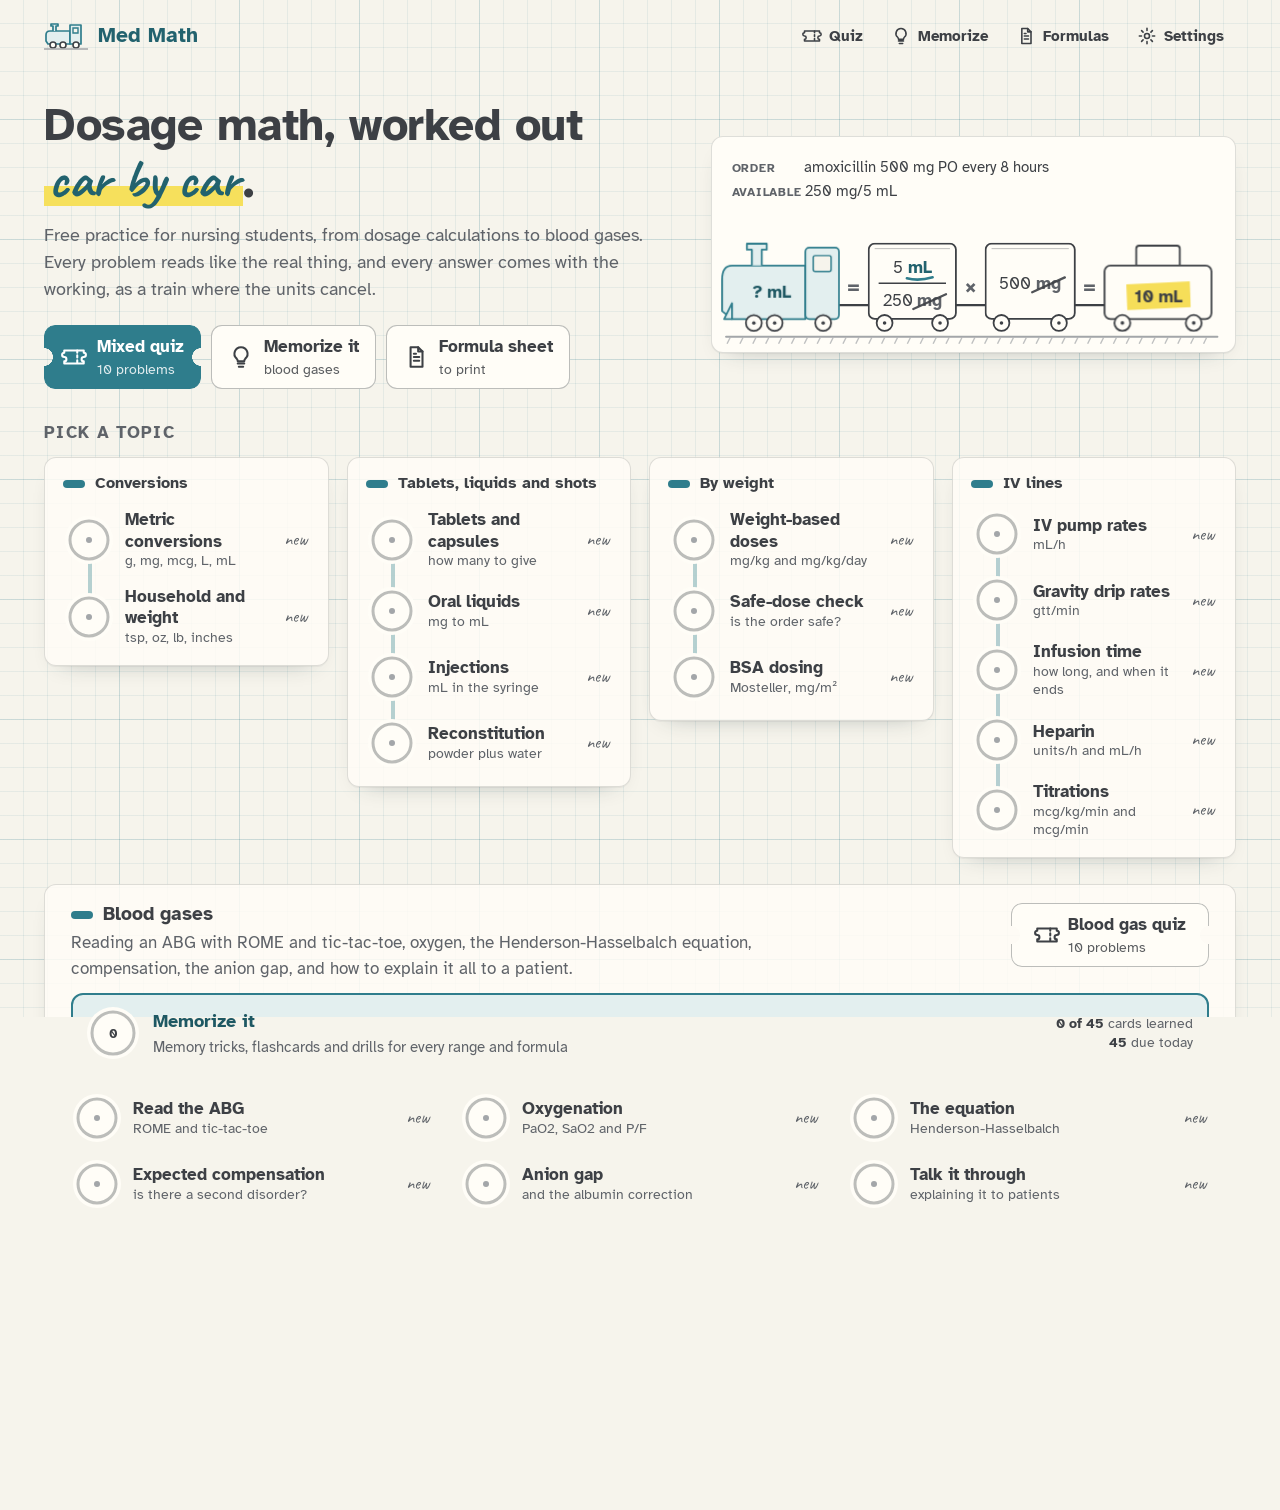
<file: app/index.html>
<!doctype html>
<html lang="en">
<head>
<meta charset="utf-8">
<meta name="viewport" content="width=device-width, initial-scale=1, viewport-fit=cover">
<title>Med Math · dosage calculation practice</title>
<meta name="description" content="Free dosage calculation practice for nursing students, with every answer worked out step by step as a train of fractions where the units cancel.">
<meta name="color-scheme" content="light dark">
<meta name="theme-color" content="#F6F4EC" media="(prefers-color-scheme: light)">
<meta name="theme-color" content="#15191B" media="(prefers-color-scheme: dark)">
<meta property="og:type" content="website">
<meta property="og:title" content="Med Math">
<meta property="og:description" content="Dosage calculation practice for nursing students, with every answer worked out step by step.">
<meta property="og:url" content="https://stuffs.tiresia.xyz/med-math/">
<meta property="og:image" content="https://stuffs.tiresia.xyz/covers/med-math.webp">
<meta name="twitter:card" content="summary_large_image">
<link rel="icon" href="icon-192.png" type="image/png">
<link rel="apple-touch-icon" href="apple-touch-icon.png">
<link rel="manifest" href="manifest.webmanifest">
<link rel="stylesheet" href="fonts.css">
<link rel="stylesheet" href="style.css">
<script type="module" src="js/main.js"></script>
</head>
<body>
<a class="skip" href="#view">Skip to the content</a>
<header class="top">
  <a class="brand" href="#/" aria-label="Med Math, home">
    <svg class="brand-mark" viewBox="0 0 44 28" aria-hidden="true">
      <path class="bm-body" d="M6 9h20v13H4l-2-3v-6q0-4 4-4z"/>
      <path class="bm-body" d="M26 3h11v19H26z"/>
      <path class="bm-win" d="M29 6h5v5h-5z"/>
      <path class="bm-body" d="M9 9V4H7V2h7v2h-2v5"/>
      <circle class="bm-wheel" cx="9" cy="23" r="3"/><circle class="bm-wheel" cx="19" cy="23" r="3"/><circle class="bm-wheel" cx="32" cy="23" r="3"/>
      <path class="bm-rail" d="M0 27h44"/>
    </svg>
    <span>Med Math</span>
  </a>
  <nav class="topnav" aria-label="Main">
    <a href="#/quiz"><svg class="icon" viewBox="0 0 24 24" aria-hidden="true"><path d="M3 8a2 2 0 0 0 0 4v0a2 2 0 0 1 0 4v2h18v-2a2 2 0 0 1 0-4 2 2 0 0 0 0-4V6H3z"/><path d="M15 6v12" stroke-dasharray="2 2.5"/></svg><span>Quiz</span></a>
    <a href="#/memorize"><svg class="icon" viewBox="0 0 24 24" aria-hidden="true"><path d="M9 18h6M10 21h4M12 3a6 6 0 0 0-4 10.5c.8.8 1 1.6 1 2.5h6c0-.9.2-1.7 1-2.5A6 6 0 0 0 12 3z"/></svg><span>Memorize</span></a>
    <a href="#/formulas"><svg class="icon" viewBox="0 0 24 24" aria-hidden="true"><path d="M7 3h7l4 4v14H7z"/><path d="M14 3v4h4M10 12h5M10 15.5h5M10 9h2"/></svg><span>Formulas</span></a>
    <a href="#/settings"><svg class="icon" viewBox="0 0 24 24" aria-hidden="true"><circle cx="12" cy="12" r="3"/><path d="M12 2.8v2.6M12 18.6v2.6M21.2 12h-2.6M5.4 12H2.8M18.5 5.5l-1.8 1.8M7.3 16.7l-1.8 1.8M18.5 18.5l-1.8-1.8M7.3 7.3L5.5 5.5"/></svg><span>Settings</span></a>
  </nav>
</header>
<main id="view" tabindex="-1">
  <noscript><p class="noscript">Med Math needs JavaScript to make its problems.</p></noscript>
</main>
<footer class="foot">
  <p><strong>Practice numbers only.</strong> Follow your program’s rounding rules, and never use this for real patient care.</p>
  <p class="foot-small">Med Math is free, with no account, and nothing you do leaves this browser.</p>
</footer>
</body>
</html>
</file>
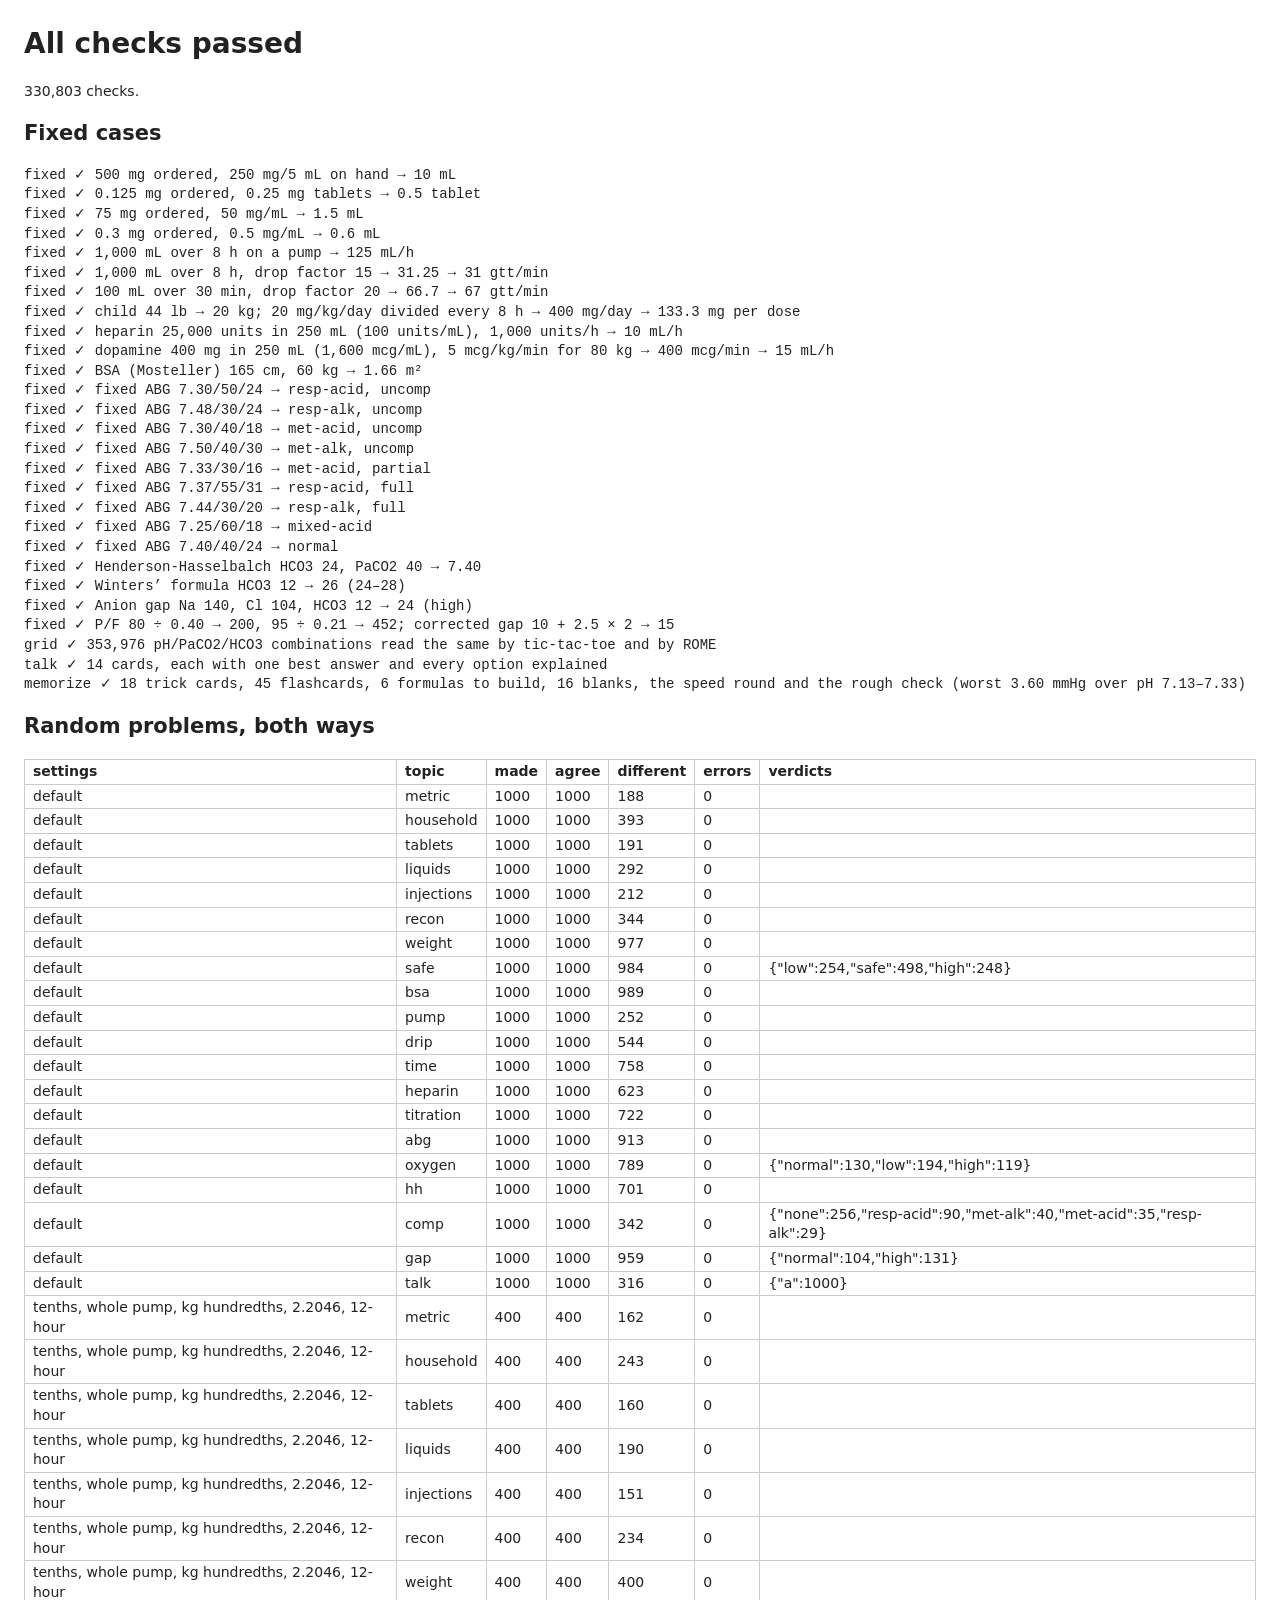
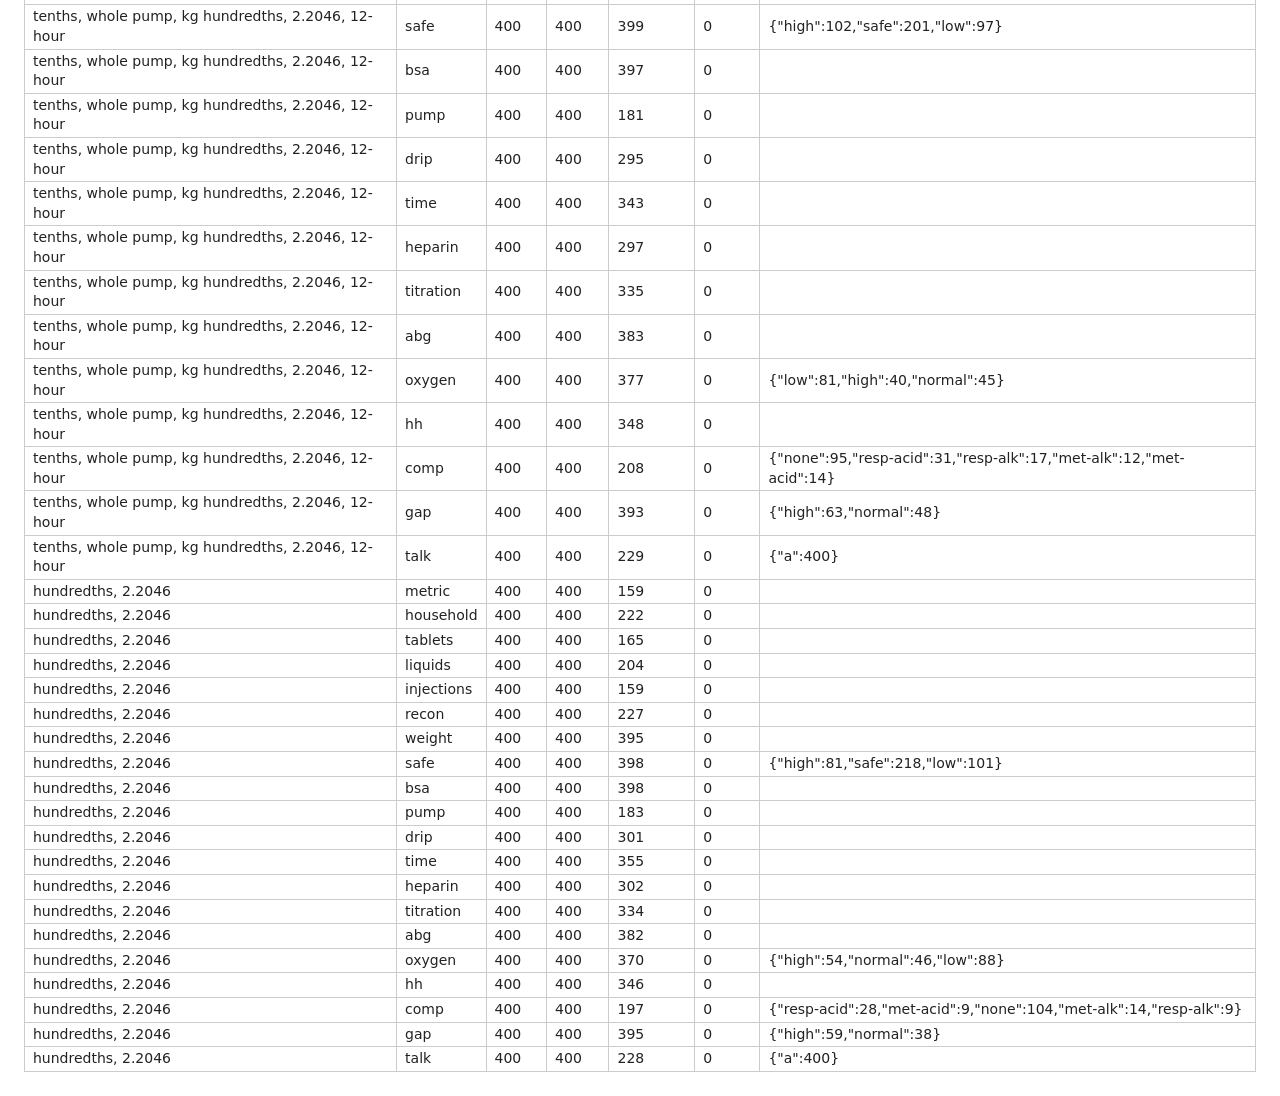
<file: tools/test.html>
<!doctype html>
<html lang="en">
<head>
<meta charset="utf-8">
<link rel="icon" href="data:,">
<meta name="viewport" content="width=device-width, initial-scale=1">
<title>Med Math tests</title>
<style>
  body { font: 14px/1.4 system-ui, sans-serif; margin: 24px; color: #222; background: #fff; }
  table { border-collapse: collapse; } td, th { border: 1px solid #ccc; padding: 2px 8px; text-align: left; }
  .bad { color: #a00; } pre { white-space: pre-wrap; }
</style>
</head>
<body>
<div id="out">Running…</div>
<script type="module">
  import('./tests.js').catch((e) => {
    window.__report = { ok: false, checks: 0, failures: ['tests.js did not load: ' + (e && e.stack || e)], failureCount: 1, summary: [], log: [] };
    document.getElementById('out').textContent = String(e && e.stack || e);
  });
</script>
</body>
</html>
</file>
<file: app/fonts.css>
/* Atkinson Hyperlegible and Caveat, SIL Open Font License 1.1 (see fonts/). latin + latin-ext. */
@font-face {
  font-family: 'Atkinson Hyperlegible';
  font-style: italic;
  font-weight: 400;
  font-display: swap;
  src: url(fonts/atkinsonhyperlegible-400-italic-latin-ext.woff2) format('woff2');
  unicode-range: U+0100-02BA, U+02BD-02C5, U+02C7-02CC, U+02CE-02D7, U+02DD-02FF, U+0304, U+0308, U+0329, U+1D00-1DBF, U+1E00-1E9F, U+1EF2-1EFF, U+2020, U+20A0-20AB, U+20AD-20C4, U+2113, U+2C60-2C7F, U+A720-A7FF;
}

@font-face {
  font-family: 'Atkinson Hyperlegible';
  font-style: italic;
  font-weight: 400;
  font-display: swap;
  src: url(fonts/atkinsonhyperlegible-400-italic-latin.woff2) format('woff2');
  unicode-range: U+0000-00FF, U+0131, U+0152-0153, U+02BB-02BC, U+02C6, U+02DA, U+02DC, U+0304, U+0308, U+0329, U+2000-206F, U+20AC, U+2122, U+2191, U+2193, U+2212, U+2215, U+FEFF, U+FFFD;
}

@font-face {
  font-family: 'Atkinson Hyperlegible';
  font-style: normal;
  font-weight: 400;
  font-display: swap;
  src: url(fonts/atkinsonhyperlegible-400-latin-ext.woff2) format('woff2');
  unicode-range: U+0100-02BA, U+02BD-02C5, U+02C7-02CC, U+02CE-02D7, U+02DD-02FF, U+0304, U+0308, U+0329, U+1D00-1DBF, U+1E00-1E9F, U+1EF2-1EFF, U+2020, U+20A0-20AB, U+20AD-20C4, U+2113, U+2C60-2C7F, U+A720-A7FF;
}

@font-face {
  font-family: 'Atkinson Hyperlegible';
  font-style: normal;
  font-weight: 400;
  font-display: swap;
  src: url(fonts/atkinsonhyperlegible-400-latin.woff2) format('woff2');
  unicode-range: U+0000-00FF, U+0131, U+0152-0153, U+02BB-02BC, U+02C6, U+02DA, U+02DC, U+0304, U+0308, U+0329, U+2000-206F, U+20AC, U+2122, U+2191, U+2193, U+2212, U+2215, U+FEFF, U+FFFD;
}

@font-face {
  font-family: 'Atkinson Hyperlegible';
  font-style: normal;
  font-weight: 700;
  font-display: swap;
  src: url(fonts/atkinsonhyperlegible-700-latin-ext.woff2) format('woff2');
  unicode-range: U+0100-02BA, U+02BD-02C5, U+02C7-02CC, U+02CE-02D7, U+02DD-02FF, U+0304, U+0308, U+0329, U+1D00-1DBF, U+1E00-1E9F, U+1EF2-1EFF, U+2020, U+20A0-20AB, U+20AD-20C4, U+2113, U+2C60-2C7F, U+A720-A7FF;
}

@font-face {
  font-family: 'Atkinson Hyperlegible';
  font-style: normal;
  font-weight: 700;
  font-display: swap;
  src: url(fonts/atkinsonhyperlegible-700-latin.woff2) format('woff2');
  unicode-range: U+0000-00FF, U+0131, U+0152-0153, U+02BB-02BC, U+02C6, U+02DA, U+02DC, U+0304, U+0308, U+0329, U+2000-206F, U+20AC, U+2122, U+2191, U+2193, U+2212, U+2215, U+FEFF, U+FFFD;
}

@font-face {
  font-family: 'Caveat';
  font-style: normal;
  font-weight: 400 700;
  font-display: swap;
  src: url(fonts/caveat-var-latin-ext.woff2) format('woff2');
  unicode-range: U+0100-02BA, U+02BD-02C5, U+02C7-02CC, U+02CE-02D7, U+02DD-02FF, U+0304, U+0308, U+0329, U+1D00-1DBF, U+1E00-1E9F, U+1EF2-1EFF, U+2020, U+20A0-20AB, U+20AD-20C4, U+2113, U+2C60-2C7F, U+A720-A7FF;
}

@font-face {
  font-family: 'Caveat';
  font-style: normal;
  font-weight: 400 700;
  font-display: swap;
  src: url(fonts/caveat-var-latin.woff2) format('woff2');
  unicode-range: U+0000-00FF, U+0131, U+0152-0153, U+02BB-02BC, U+02C6, U+02DA, U+02DC, U+0304, U+0308, U+0329, U+2000-206F, U+20AC, U+2122, U+2191, U+2193, U+2212, U+2215, U+FEFF, U+FFFD;
}
</file>
<file: app/style.css>
/* Med Math: a calm notebook. Graph-paper ground, pencil grey, teal ink, one highlighter yellow. */

:root {
  --paper: #F6F4EC;
  --paper-2: #FFFDF7;
  --paper-3: #EEEBE0;
  --grid: rgba(47, 125, 140, 0.085);
  --grid-major: rgba(47, 125, 140, 0.15);
  --ink: #2F7D8C;
  --ink-text: #22626E;
  --ink-strong: #1E5863;
  --ink-wash: #E3EFEF;
  --on-ink: #FFFFFF;
  --pencil: #3D4045;
  --pencil-2: #5F6369;
  --pencil-3: #A3A6A9;
  --line: rgba(61, 64, 69, 0.17);
  --line-strong: rgba(61, 64, 69, 0.34);
  --hi: #F6E05C;
  --hi-blend: multiply;
  --red: #B04E37;
  --skin: #F0C6B8;
  --shadow: 0 1px 0 rgba(61, 64, 69, 0.05), 0 10px 24px -18px rgba(30, 50, 55, 0.45);
  --radius: 12px;
  --font: "Atkinson Hyperlegible", system-ui, -apple-system, "Segoe UI", sans-serif;
  --hand: "Caveat", "Segoe Print", "Bradley Hand", cursive;
  color-scheme: light;
}
@media (prefers-color-scheme: dark) {
  :root:not([data-theme="light"]) {
    --paper: #14191B;
    --paper-2: #1B2124;
    --paper-3: #232A2E;
    --grid: rgba(120, 196, 208, 0.06);
    --grid-major: rgba(120, 196, 208, 0.11);
    --ink: #5DB6C5;
    --ink-text: #7FCAD6;
    --ink-strong: #9AD7E1;
    --ink-wash: #1C3236;
    --on-ink: #0E1416;
    --pencil: #E4E6E1;
    --pencil-2: #ABB1AF;
    --pencil-3: #687175;
    --line: rgba(228, 230, 225, 0.14);
    --line-strong: rgba(228, 230, 225, 0.3);
    --hi: rgba(240, 214, 74, 0.42);
    --hi-blend: normal;
    --red: #E48B73;
    --skin: #8A5A4E;
    --shadow: 0 1px 0 rgba(0, 0, 0, 0.3), 0 12px 26px -18px rgba(0, 0, 0, 0.8);
    color-scheme: dark;
  }
}
:root[data-theme="dark"] {
  --paper: #14191B;
  --paper-2: #1B2124;
  --paper-3: #232A2E;
  --grid: rgba(120, 196, 208, 0.06);
  --grid-major: rgba(120, 196, 208, 0.11);
  --ink: #5DB6C5;
  --ink-text: #7FCAD6;
  --ink-strong: #9AD7E1;
  --ink-wash: #1C3236;
  --on-ink: #0E1416;
  --pencil: #E4E6E1;
  --pencil-2: #ABB1AF;
  --pencil-3: #687175;
  --line: rgba(228, 230, 225, 0.14);
  --line-strong: rgba(228, 230, 225, 0.3);
  --hi: rgba(240, 214, 74, 0.42);
  --hi-blend: normal;
  --red: #E48B73;
  --skin: #8A5A4E;
  --shadow: 0 1px 0 rgba(0, 0, 0, 0.3), 0 12px 26px -18px rgba(0, 0, 0, 0.8);
  color-scheme: dark;
}

/* ---------- base ---------- */

*, *::before, *::after { box-sizing: border-box; }
html { -webkit-text-size-adjust: 100%; text-size-adjust: 100%; }
body {
  margin: 0;
  min-height: 100vh;
  font: 17px/1.5 var(--font);
  color: var(--pencil);
  background-color: var(--paper);
  background-image:
    linear-gradient(var(--grid-major) 1px, transparent 1px),
    linear-gradient(90deg, var(--grid-major) 1px, transparent 1px),
    linear-gradient(var(--grid) 1px, transparent 1px),
    linear-gradient(90deg, var(--grid) 1px, transparent 1px);
  background-size: 120px 120px, 120px 120px, 24px 24px, 24px 24px;
  background-position: -1px -1px;
  display: flex;
  flex-direction: column;
}
h1, h2, h3 { line-height: 1.2; margin: 0; color: var(--pencil); }
h1 { font-size: 2rem; letter-spacing: -0.01em; }
h2 { font-size: 1.25rem; }
p { margin: 0 0 0.6em; }
a { color: var(--ink-text); }
b, strong { font-weight: 700; }
button, input, select { font: inherit; color: inherit; }
:focus-visible { outline: 3px solid var(--ink); outline-offset: 2px; border-radius: 6px; }
h1:focus, main:focus { outline: none; }
.sr { position: absolute; width: 1px; height: 1px; padding: 0; margin: -1px; overflow: hidden; clip: rect(0 0 0 0); white-space: nowrap; border: 0; }
.skip { position: absolute; left: 12px; top: -60px; z-index: 10; background: var(--ink); color: var(--on-ink); padding: 10px 14px; border-radius: 8px; }
.skip:focus { top: 12px; }
.muted { color: var(--pencil-2); }
.icon { width: 20px; height: 20px; flex: none; fill: none; stroke: currentColor; stroke-width: 1.9; stroke-linecap: round; stroke-linejoin: round; }

/* ---------- top bar ---------- */

.top {
  display: flex; align-items: center; justify-content: space-between; gap: 12px;
  max-width: 1240px; width: 100%; margin: 0 auto; padding: 14px 24px 6px;
}
.brand { display: inline-flex; align-items: center; gap: 10px; text-decoration: none; color: var(--ink-text); font-weight: 700; font-size: 1.3rem; min-height: 44px; }
.brand-mark { width: 44px; height: 28px; overflow: visible; }
.bm-body { fill: var(--ink-wash); stroke: var(--ink); stroke-width: 1.7; stroke-linejoin: round; }
.bm-win { fill: var(--paper); stroke: var(--ink); stroke-width: 1.4; }
.bm-wheel { fill: var(--paper-2); stroke: var(--pencil); stroke-width: 1.6; }
.bm-rail { stroke: var(--pencil-3); stroke-width: 1.6; }
.topnav { display: flex; gap: 4px; }
.topnav a {
  display: inline-flex; align-items: center; gap: 7px; min-height: 44px; padding: 0 12px;
  color: var(--pencil); text-decoration: none; border-radius: 10px; font-weight: 700; font-size: 0.95rem;
}
.topnav a:hover { background: var(--ink-wash); color: var(--ink-strong); }
body[data-screen="quiz"] .topnav a[href="#/quiz"],
body[data-screen="formulas"] .topnav a[href="#/formulas"],
body[data-screen="settings"] .topnav a[href="#/settings"] { color: var(--ink-strong); box-shadow: inset 0 -3px 0 var(--ink); border-radius: 10px 10px 4px 4px; }

main { flex: 1; width: 100%; max-width: 1240px; margin: 0 auto; padding: 8px 24px 40px; }

/* ---------- buttons ---------- */

.btn {
  display: inline-flex; align-items: center; justify-content: center; gap: 8px;
  min-height: 46px; padding: 0 18px; border-radius: 11px;
  border: 1.5px solid var(--line-strong); background: var(--paper-2); color: var(--pencil);
  font-weight: 700; font-size: 1rem; text-decoration: none; cursor: pointer;
  transition: background-color .15s, border-color .15s, transform .1s;
}
.btn:hover { border-color: var(--ink); color: var(--ink-strong); }
.btn:active { transform: translateY(1px); }
.btn.primary { background: var(--ink); border-color: var(--ink); color: var(--on-ink); }
.btn.primary:hover { background: var(--ink-strong); border-color: var(--ink-strong); color: var(--on-ink); }
.btn.quiet { border-color: transparent; background: transparent; color: var(--ink-text); }
.btn.quiet:hover { background: var(--ink-wash); }
.btn.small { min-height: 40px; padding: 0 12px; font-size: 0.95rem; }
.btn.danger { border-color: var(--red); color: var(--red); }
.btn[hidden] { display: none; }
.btn.nudge { border-color: var(--ink); color: var(--ink-strong); box-shadow: 0 0 0 3px var(--ink-wash); }
.btn.big { min-height: 64px; padding: 0 22px; font-size: 1.08rem; text-align: left; }
.btn.big small { display: block; font-weight: 400; font-size: 0.85rem; opacity: .85; }
.btn.big .icon { width: 26px; height: 26px; }
.ticket {
  padding-left: 28px; padding-right: 30px;
  -webkit-mask: radial-gradient(circle 9px at 0 50%, #0000 97%, #000) left / 51% 100% no-repeat, radial-gradient(circle 9px at 100% 50%, #0000 97%, #000) right / 51% 100% no-repeat;
  mask: radial-gradient(circle 9px at 0 50%, #0000 97%, #000) left / 51% 100% no-repeat, radial-gradient(circle 9px at 100% 50%, #0000 97%, #000) right / 51% 100% no-repeat;
}

/* ---------- home ---------- */

.hero {
  display: grid; grid-template-columns: minmax(0, 6fr) minmax(0, 5fr); gap: 36px; align-items: center;
  padding: 28px 0 34px;
}
.hero h1 { font-size: clamp(2rem, 3.6vw, 3.1rem); line-height: 1.08; margin-bottom: 14px; }
.hand { font-family: var(--hand); font-weight: 700; color: var(--ink-text); font-size: 1.18em; white-space: nowrap; background: linear-gradient(transparent 60%, var(--hi) 60%, var(--hi) 90%, transparent 90%); padding: 0 4px; }
.lede { font-size: 1.12rem; color: var(--pencil-2); max-width: 34em; margin-bottom: 22px; }
.hero-actions { display: flex; gap: 10px; flex-wrap: wrap; }
.hero-actions .btn.big { padding: 0 16px; gap: 10px; }
.hero-actions .ticket { padding-left: 24px; padding-right: 24px; }
.hero-train { margin: 0; padding: 18px 20px 6px; background: var(--paper-2); border: 1px solid var(--line); border-radius: var(--radius); box-shadow: var(--shadow); }
.hero-slip { font-size: 0.95rem; color: var(--pencil); margin-bottom: 6px; line-height: 1.6; }
.hero-slip span { display: inline-block; min-width: 5.5em; font-size: 0.78rem; text-transform: uppercase; letter-spacing: 0.06em; color: var(--pencil-2); font-weight: 700; }
.figure { width: 100%; }
.figure svg { display: block; max-width: 100%; height: auto; }
.hero-train .figure svg { width: 100%; max-width: 640px; margin: 0 auto; }

.lines h2, .recent h2 { font-size: 1.05rem; text-transform: uppercase; letter-spacing: 0.08em; color: var(--pencil-2); margin-bottom: 14px; }
.line-grid { display: grid; grid-template-columns: repeat(4, minmax(0, 1fr)); gap: 18px; align-items: start; }
.line { background: color-mix(in srgb, var(--paper-2) 82%, transparent); border: 1px solid var(--line); border-radius: var(--radius); padding: 16px 10px 10px; box-shadow: var(--shadow); }
.line h3 { display: flex; align-items: center; gap: 10px; font-size: 1rem; padding: 0 8px 8px; }
.line-cap { width: 22px; height: 8px; border-radius: 6px; background: var(--ink); flex: none; }
.stations { list-style: none; margin: 0; padding: 0; position: relative; }
.stations::before { content: ""; position: absolute; left: 33px; top: 30px; bottom: 30px; width: 4px; border-radius: 2px; background: var(--ink); opacity: .35; }
.station {
  position: relative; display: grid; grid-template-columns: 48px minmax(0, 1fr) auto; align-items: center; gap: 12px;
  padding: 8px 10px; min-height: 66px; border-radius: 10px; color: var(--pencil); text-decoration: none;
}
.station:hover { background: var(--ink-wash); }
.st-words { display: flex; flex-direction: column; min-width: 0; }
.st-name { font-weight: 700; line-height: 1.25; }
.st-hint { color: var(--pencil-2); font-size: 0.88rem; line-height: 1.3; }
.st-score { font-family: var(--hand); font-size: 1.15rem; color: var(--pencil-2); white-space: nowrap; }
.ring { display: block; background: var(--paper-2); border-radius: 50%; }
.ring-track { fill: var(--paper-2); stroke: var(--line-strong); stroke-width: 3; }
.ring-arc { fill: none; stroke: var(--ink); stroke-width: 5; stroke-linecap: round; }
.ring-num { font-size: 13px; font-weight: 700; fill: var(--pencil); }
.ring-pct { font-size: 9px; font-weight: 400; }
.ring-dot { fill: var(--pencil-3); }

.recent { margin-top: 34px; }
.recent-sum { color: var(--pencil-2); }
.tally { list-style: none; padding: 0; margin: 8px 0 0; display: flex; flex-wrap: wrap; gap: 5px; max-width: 760px; }
.tally li { width: 18px; height: 18px; border-radius: 4px; }
.tally .empty { border: 1.5px dashed var(--line-strong); }
.tally .ok { background: var(--ink); }
.tally .miss { border: 1.5px solid var(--red); }
.tally .miss svg { width: 100%; height: 100%; display: block; fill: none; stroke: var(--red); stroke-width: 1.6; stroke-linecap: round; }

/* ---------- screen heads ---------- */

.crumbs { margin: 4px 0 6px; }
.crumbs a { display: inline-flex; align-items: center; gap: 4px; min-height: 40px; color: var(--ink-text); font-weight: 700; text-decoration: none; padding-right: 8px; }
.crumbs a:hover { text-decoration: underline; }
.screen-head { display: flex; align-items: flex-end; justify-content: space-between; gap: 16px; margin-bottom: 18px; }
.screen-head .sub { color: var(--pencil-2); margin: 4px 0 0; }
.head-ring { display: flex; align-items: center; gap: 10px; font-family: var(--hand); font-size: 1.3rem; color: var(--pencil-2); }

/* ---------- the problem slip ---------- */

.practice { display: grid; grid-template-columns: minmax(310px, 380px) minmax(0, 1fr); gap: 26px; align-items: start; }
.practice-left { position: sticky; top: 14px; }
.practice > *, .quiz-card, .slip { min-width: 0; }
.slip { background: var(--paper-2); border: 1px solid var(--line); border-radius: var(--radius); box-shadow: var(--shadow); padding: 0 22px 18px; border-top: 5px solid var(--ink); }
.slip-head { display: flex; justify-content: space-between; align-items: center; padding: 12px 0 6px; }
.slip-tag { font-size: 0.78rem; text-transform: uppercase; letter-spacing: 0.08em; color: var(--ink-text); font-weight: 700; }
.slip-lines { margin: 0 0 12px; }
.slip-lines div { display: grid; grid-template-columns: 6.6em minmax(0, 1fr); gap: 10px; padding: 7px 0; border-bottom: 1px dashed var(--line); }
.slip-lines dt { font-size: 0.78rem; text-transform: uppercase; letter-spacing: 0.06em; color: var(--pencil-2); font-weight: 700; padding-top: 3px; }
.slip-lines dd { margin: 0; font-size: 1.08rem; }
.slip-lines.stacked div { grid-template-columns: 1fr; gap: 2px; }
.slip-lines.stacked dt { padding-top: 0; }
.slip-ask { font-weight: 700; font-size: 1.18rem; margin: 14px 0 12px; }
.slip-note { font-size: 0.85rem; color: var(--pencil-2); font-style: italic; margin: 12px 0 0; }

.answer-row { display: flex; gap: 10px; flex-wrap: wrap; }
.field {
  display: flex; align-items: center; flex: 1 1 220px; min-height: 58px;
  border: 2px solid var(--line-strong); border-radius: 11px; background: var(--paper); padding: 0 14px;
  transition: border-color .15s, box-shadow .15s;
}
.field.small { flex: 1 1 120px; }
.field:focus-within { border-color: var(--ink); box-shadow: 0 0 0 4px var(--ink-wash); }
.field input { flex: 1 1 auto; width: 4em; min-width: 0; border: 0; background: transparent; font-size: 1.5rem; font-weight: 700; padding: 8px 0; outline: none; font-variant-numeric: tabular-nums; }
.field input::placeholder { color: var(--pencil-3); font-weight: 400; font-size: 1.1rem; }
.field input[readonly] { color: var(--pencil-2); }
.field .unit { color: var(--ink-text); font-weight: 700; padding-left: 8px; white-space: nowrap; }
.field-pair { display: flex; gap: 10px; flex: 1 1 100%; }
.answer-buttons { display: flex; flex-wrap: wrap; gap: 10px; margin-top: 12px; }
.answer-buttons .btn { flex: 1 1 auto; }
.choices { display: flex; flex-direction: column; gap: 8px; flex: 1 1 100%; }
.choice {
  display: flex; align-items: center; gap: 12px; text-align: left;
  min-height: 50px; padding: 8px 14px; border-radius: 11px; cursor: pointer;
  border: 2px solid var(--line-strong); background: var(--paper); font-weight: 700; font-size: 1.02rem;
}
.choice::before { content: ""; width: 18px; height: 18px; border-radius: 50%; border: 2px solid var(--pencil-3); flex: none; background: var(--paper-2); }
.choice[aria-checked="true"]::before { border-color: var(--ink); background: var(--ink); box-shadow: inset 0 0 0 3px var(--paper-2); }
.choice:hover:not(:disabled) { border-color: var(--ink); }
.choice[aria-checked="true"] { border-color: var(--ink); background: var(--ink-wash); color: var(--ink-strong); box-shadow: inset 0 0 0 1px var(--ink); }
.choice:disabled { cursor: default; opacity: .8; }

.kbd-hint { display: none; margin: 10px 0 0; font-size: 0.85rem; color: var(--pencil-2); }
@media (hover: hover) and (pointer: fine) { .kbd-hint { display: block; } }
.feedback:not(:empty) + .kbd-hint { display: none; }
.feedback { min-height: 1.5em; margin-top: 14px; display: flex; gap: 10px; align-items: flex-start; font-size: 1.05rem; }
.feedback:empty { margin-top: 0; min-height: 0; }
.feedback.hint { color: var(--pencil-2); }
.feedback .mark { width: 28px; height: 28px; stroke-width: 2.6; margin-top: -2px; }
.feedback.right .mark { color: var(--ink); }
.feedback.wrong .mark { color: var(--red); }
.feedback.right strong { color: var(--ink-strong); }
.feedback.wrong strong { color: var(--red); }

/* ---------- show me ---------- */

.showme { background: var(--paper-2); border: 1px solid var(--line); border-radius: var(--radius); box-shadow: var(--shadow); padding: 12px 22px 18px; min-height: 260px; }
.showme-head { display: flex; justify-content: space-between; align-items: center; min-height: 44px; }
.showme-head h2 { font-family: var(--hand); font-size: 2rem; font-weight: 700; color: var(--ink-text); }
.waiting { color: var(--pencil-2); padding-top: 10px; }
.waiting .figure { opacity: .7; margin-bottom: 4px; }
.steps { list-style: none; margin: 4px 0 0; padding: 0; }
.step { display: grid; grid-template-columns: 34px minmax(0, 1fr); gap: 8px; padding: 10px 0; border-bottom: 1px dashed var(--line); }
.step:last-child { border-bottom: 0; }
.step-n {
  width: 30px; height: 30px; border-radius: 50%; border: 1.8px solid var(--pencil-3);
  display: grid; place-items: center; font-family: var(--hand); font-weight: 700; font-size: 1.3rem; color: var(--pencil-2); line-height: 1;
}
.step-body p { margin: 2px 0 6px; }
.step-body strong { background: linear-gradient(transparent 55%, var(--hi) 55%, var(--hi) 92%, transparent 92%); padding: 0 2px; }
.step .figure { margin: 6px 0 2px; overflow: visible; }
.formula-way { margin-top: 10px; padding: 12px 14px; border-radius: 10px; background: var(--ink-wash); }
.fw-label { display: block; font-family: var(--hand); font-size: 1.35rem; font-weight: 700; color: var(--ink-text); line-height: 1.1; }
.formula-way p { margin: 4px 0 0; font-variant-numeric: tabular-nums; }
.arrive { animation: rise .35s ease-out both; }
@keyframes rise { from { opacity: 0; transform: translateY(6px); } to { opacity: 1; transform: none; } }

/* ---------- the train ---------- */

.train { font-family: var(--font); overflow: visible; }
.train text { font-size: 17px; }
.train .rail { stroke: var(--pencil-3); stroke-width: 2; stroke-linecap: round; }
.train .tie { stroke: var(--pencil-3); stroke-width: 1.4; opacity: .7; }
.train .body { fill: var(--paper-2); stroke: var(--pencil); stroke-width: 1.8; stroke-linejoin: round; }
.train .body.ink { fill: var(--ink-wash); stroke: var(--ink); }
.train .window { fill: var(--paper); stroke: var(--ink); stroke-width: 1.5; }
.train .wheel { fill: var(--paper-2); stroke: var(--pencil); stroke-width: 1.8; }
.train .hub { fill: var(--pencil); }
.train .coupler { stroke: var(--pencil); stroke-width: 2.2; fill: none; stroke-linecap: round; }
.train .sign { fill: var(--pencil-2); font-size: 21px; font-weight: 700; }
.train .want { fill: var(--ink-strong); font-weight: 700; }
.train .v { fill: var(--pencil); }
.train .u { fill: var(--ink-text); font-weight: 700; }
.train .u.gone { fill: var(--pencil-2); }
.train .bar { stroke: var(--pencil); stroke-width: 1.6; }
.train .roofline { stroke: var(--line-strong); stroke-width: 1; }
.train .strike { stroke: var(--pencil); stroke-width: 2.3; stroke-linecap: round; opacity: .9; }
.train .keep { fill: none; stroke: var(--ink); stroke-width: 2.6; stroke-linecap: round; }
.train .hl { fill: var(--hi); mix-blend-mode: var(--hi-blend); }
.train .result { fill: var(--pencil); font-weight: 700; }
.train .note { fill: var(--pencil-2); font-family: var(--hand); font-size: 20px; }
.train .root { fill: none; stroke: var(--pencil); stroke-width: 2.3; stroke-linejoin: round; stroke-linecap: round; }
.train .puff { fill: var(--pencil-3); opacity: 0; }

.train.anim .t-item { animation: roll .45s cubic-bezier(.2, .75, .25, 1) both; }
.train.anim .strike, .train.anim .keep { stroke-dasharray: 1 1; stroke-dashoffset: 1; animation: draw .32s ease-out forwards; }
.train.anim .hl { transform-box: fill-box; transform-origin: left center; animation: sweep .45s ease-out both; }
.train.anim .puff { transform-box: fill-box; transform-origin: center; animation: puff 1.7s ease-out both; }
@keyframes roll { from { opacity: 0; transform: translateX(24px); } to { opacity: 1; transform: none; } }
@keyframes draw { to { stroke-dashoffset: 0; } }
@keyframes sweep { from { transform: scaleX(0); } to { transform: scaleX(1); } }
@keyframes puff { 0% { opacity: 0; transform: translate(0, 0) scale(.6); } 25% { opacity: .55; } 100% { opacity: 0; transform: translate(-16px, -20px) scale(1.5); } }

/* ---------- quiz ---------- */

.punches { list-style: none; display: flex; gap: 6px; padding: 0; margin: -6px 0 16px; flex-wrap: wrap; }
.punches li { width: 30px; height: 16px; border-radius: 4px; border: 1.5px solid var(--line-strong); position: relative; background: var(--paper-2); }
.punches li.done { background: var(--ink-wash); border-color: var(--ink); }
.punches li.done::after { content: ""; position: absolute; left: 50%; top: 50%; width: 6px; height: 6px; margin: -3px; border-radius: 50%; background: var(--paper); box-shadow: inset 0 0 0 1.5px var(--ink); }
.punches li.now { border: 2px solid var(--ink); }
.quiz-card { max-width: 640px; }

.results-head { align-items: center; }
.score { position: relative; width: 150px; height: 104px; flex: none; display: grid; place-items: center; }
.score svg { position: absolute; inset: 0; width: 100%; height: 100%; fill: none; stroke: var(--ink); stroke-width: 2.4; stroke-linecap: round; }
.score-num { position: relative; font-family: var(--hand); font-weight: 700; font-size: 3.6rem; color: var(--pencil); line-height: 1; }
.score-num span { font-size: 0.55em; color: var(--pencil-2); }
.results-actions { display: flex; gap: 10px; flex-wrap: wrap; margin-bottom: 18px; }
.review { list-style: none; padding: 0; margin: 0; display: grid; gap: 10px; }
.review-item { background: var(--paper-2); border: 1px solid var(--line); border-radius: var(--radius); box-shadow: var(--shadow); padding: 12px 16px; }
.review-row { display: grid; grid-template-columns: 30px minmax(0, 1fr) auto; gap: 12px; align-items: start; }
.review-mark .mark { width: 26px; height: 26px; stroke-width: 2.6; }
.review-item.ok .mark { color: var(--ink); }
.review-item.miss .mark { color: var(--red); }
.review-words { display: flex; flex-direction: column; gap: 2px; min-width: 0; }
.review-topic { font-size: 0.78rem; text-transform: uppercase; letter-spacing: 0.06em; color: var(--ink-text); font-weight: 700; }
.review-q { color: var(--pencil); }
.review-a { color: var(--pencil-2); }
.rq-label { font-size: 0.76rem; text-transform: uppercase; letter-spacing: 0.05em; color: var(--pencil-2); font-weight: 700; }
.review-a mark { background: var(--hi); color: var(--pencil); padding: 0 3px; border-radius: 2px; font-weight: 700; }
.review-steps { margin-top: 8px; border-top: 1px dashed var(--line); }

/* ---------- formula sheet ---------- */

.sheet { display: grid; grid-template-columns: repeat(auto-fill, minmax(300px, 1fr)); gap: 16px; }
.card { background: var(--paper-2); border: 1px solid var(--line); border-radius: var(--radius); box-shadow: var(--shadow); padding: 16px 20px; }
.card.wide { grid-column: 1 / -1; }
.card h2 { font-size: 1.12rem; margin-bottom: 8px; color: var(--ink-text); }
.card .small { font-size: 0.92rem; color: var(--pencil-2); }
.eq { font-size: 1.12rem; display: flex; align-items: center; flex-wrap: wrap; gap: 6px; margin: 6px 0 10px; font-variant-numeric: tabular-nums; }
.frac { display: inline-flex; flex-direction: column; align-items: center; vertical-align: middle; text-align: center; line-height: 1.25; }
.frac > span:first-child { padding: 0 4px 2px; border-bottom: 1.8px solid currentColor; }
.frac > span:last-child { padding: 2px 4px 0; }
.conv { border-collapse: collapse; width: 100%; }
.conv td { padding: 4px 0; border-bottom: 1px dashed var(--line); }
.conv td:first-child { font-weight: 700; width: 45%; }
.plain { margin: 0 0 8px; padding-left: 1.1em; }

/* ---------- settings ---------- */

.settings { display: grid; grid-template-columns: repeat(2, minmax(0, 1fr)); gap: 16px; align-items: start; }
.settings .card { display: grid; gap: 4px; }
.help { color: var(--pencil-2); font-size: 0.95rem; margin: 0 0 6px; }
.help.warn { color: var(--red); }
.set { border: 0; margin: 0 0 12px; padding: 0; min-width: 0; }
.set legend { font-weight: 700; margin-bottom: 8px; padding: 0; }
.seg { display: flex; flex-wrap: wrap; gap: 8px; }
.seg label { position: relative; }
.seg input { position: absolute; opacity: 0; inset: 0; margin: 0; cursor: pointer; }
.seg span { display: inline-flex; align-items: center; min-height: 44px; padding: 0 14px; border-radius: 10px; border: 1.5px solid var(--line-strong); background: var(--paper); font-weight: 700; font-size: 0.95rem; }
.seg input:checked + span { border-color: var(--ink); background: var(--ink-wash); color: var(--ink-strong); box-shadow: inset 0 0 0 1px var(--ink); }
.seg input:focus-visible + span { outline: 3px solid var(--ink); outline-offset: 2px; }
.checks { display: grid; grid-template-columns: repeat(2, minmax(0, 1fr)); gap: 2px 14px; }
.check { display: flex; align-items: center; gap: 10px; min-height: 40px; cursor: pointer; }
.check input { width: 20px; height: 20px; accent-color: var(--ink); margin: 0; flex: none; }

/* ---------- blood gases ---------- */

.abg-home { margin-top: 26px; background: color-mix(in srgb, var(--paper-2) 82%, transparent); border: 1px solid var(--line); border-radius: var(--radius); padding: 18px 18px 10px; box-shadow: var(--shadow); }
.abg-head { display: flex; justify-content: space-between; align-items: flex-start; gap: 16px; flex-wrap: wrap; padding: 0 8px 8px; }
.abg-head h2 { display: flex; align-items: center; gap: 10px; font-size: 1.2rem; margin-bottom: 4px; }
.abg-head p { color: var(--pencil-2); max-width: 46em; margin: 0; }
.abg-stations { display: grid; grid-template-columns: repeat(3, minmax(0, 1fr)); gap: 0 12px; }
.abg-stations::before { display: none; }
.ranges { display: flex; flex-wrap: wrap; gap: 4px 14px; margin: 12px 0 2px; padding: 8px 12px; border-radius: 9px; background: var(--ink-wash); font-size: 0.9rem; color: var(--pencil); }
.ranges b { color: var(--ink-text); }
.ranges-h { font-size: 0.74rem; text-transform: uppercase; letter-spacing: 0.06em; font-weight: 700; color: var(--pencil-2); align-self: center; }
.ranges.big { font-size: 1rem; gap: 6px 22px; margin: 4px 0 10px; }
.abg-answer { display: grid; gap: 14px; flex: 1 1 100%; }
.abg-q { display: block; font-weight: 700; font-size: 0.95rem; margin-bottom: 6px; }
.abg-group.off { opacity: .45; }
.choices.seg3 { display: grid; grid-template-columns: repeat(3, minmax(0, 1fr)); gap: 6px; flex-direction: row; }
.choices.seg3 .choice { min-height: 44px; padding: 6px 6px; font-size: 0.93rem; justify-content: center; text-align: center; }
.choices.seg3 .choice::before { display: none; }
.abg-answer { gap: 10px; }
.choices.long .choice { font-weight: 400; font-size: 0.98rem; line-height: 1.4; padding: 10px 14px; align-items: flex-start; }
.choices.long .choice::before { margin-top: 3px; }
.why-kind { font-weight: 700; color: var(--pencil); }
.gloss-h { font-family: var(--hand); font-size: 1.6rem; color: var(--ink-text); margin: 0 0 4px; }
.glossary { margin: 0; display: grid; gap: 8px; }
.glossary div { display: grid; gap: 1px; }
.glossary dt { font-weight: 700; color: var(--ink-text); }
.glossary dd { margin: 0; color: var(--pencil); font-size: 0.95rem; }
.glossary.cols { grid-template-columns: repeat(auto-fill, minmax(260px, 1fr)); gap: 10px 22px; }
.waiting .glossary { color: var(--pencil); }

.fig { display: block; max-width: 100%; height: auto; font-family: var(--font); overflow: visible; }
.ttt-head { font-size: 13px; font-weight: 700; letter-spacing: .06em; text-transform: uppercase; fill: var(--pencil-2); }
.ttt-row { font-size: 15px; font-weight: 700; fill: var(--pencil); }
.ttt-grid { fill: none; stroke: var(--pencil); stroke-width: 2.2; stroke-linecap: round; }
.ttt-num { font-size: 19px; font-weight: 700; fill: var(--pencil); paint-order: stroke; stroke: var(--paper-2); stroke-width: 7px; stroke-linejoin: round; }
.ttt-val.comp .ttt-num { fill: var(--pencil-2); }
.ttt-win { stroke: var(--ink); stroke-width: 4; stroke-linecap: round; fill: none; opacity: .85; }
.ttt-ring { fill: none; stroke: var(--ink); stroke-width: 2.6; }
.ttt-comp { fill: none; stroke: var(--pencil-2); stroke-width: 1.8; stroke-dasharray: 5 4; }
.ttt-arrow { fill: none; stroke: var(--ink); stroke-width: 2.2; stroke-linecap: round; }
.ttt-note { font-family: var(--hand); font-size: 17px; fill: var(--pencil-2); }
.rng-band { fill: var(--hi); mix-blend-mode: var(--hi-blend); }
.rng-label { font-family: var(--hand); font-size: 18px; fill: var(--pencil-2); }
.rng-axis { stroke: var(--pencil); stroke-width: 2; stroke-linecap: round; }
.rng-tick { stroke: var(--pencil); stroke-width: 1.5; }
.rng-num { font-size: 12px; fill: var(--pencil-2); }
.rng-mid { stroke: var(--pencil-2); stroke-width: 1.5; stroke-dasharray: 3 3; }
.rng-mark { fill: var(--ink); }
.rng-marklabel { font-size: 14px; font-weight: 700; fill: var(--ink-strong); }
.gap-head { font-size: 13px; font-weight: 700; letter-spacing: .05em; fill: var(--pencil-2); }
.gap-box { stroke: var(--pencil); stroke-width: 1.6; fill: var(--paper-2); }
.gap-box.na { fill: var(--ink-wash); stroke: var(--ink); }
.gap-box.ag { fill: var(--hi); mix-blend-mode: var(--hi-blend); }
.gap-text { font-size: 14px; font-weight: 700; fill: var(--pencil); }
.gap-floor { stroke: var(--pencil-3); stroke-width: 2; }
.gap-break { fill: none; stroke: var(--paper-2); stroke-width: 7; }
.gap-note { font-family: var(--hand); font-size: 16px; fill: var(--pencil-2); }
.figure.fig-talk { margin-top: 4px; }
.talk-review { list-style: none; padding: 0; margin: 0; display: grid; gap: 8px; }
.talk-review li { border: 1.5px solid var(--line-strong); border-radius: 10px; padding: 8px 12px; background: var(--paper); }
.talk-review li.best { border-color: var(--ink); background: var(--ink-wash); }
.talk-kind { display: inline-block; font-size: 0.74rem; text-transform: uppercase; letter-spacing: 0.06em; font-weight: 700; color: var(--red); }
.talk-review li.best .talk-kind { color: var(--ink-text); }
.talk-said { margin: 2px 0 4px; }
.talk-why { margin: 0; color: var(--pencil-2); font-size: 0.93rem; }
.qt-group { border: 0; padding: 0; margin: 4px 0 6px; min-width: 0; }
.qt-group legend { padding: 0; }
.check.group span { font-weight: 700; }
.qt-group .checks { padding-left: 30px; }

/* ---------- memorize it ---------- */

body[data-screen="memorize"] .topnav a[href="#/memorize"] { color: var(--ink-strong); box-shadow: inset 0 -3px 0 var(--ink); border-radius: 10px 10px 4px 4px; }
.memo-entry { display: grid; grid-template-columns: 52px minmax(0, 1fr) auto; gap: 14px; align-items: center; margin: 4px 8px 12px; padding: 12px 14px; border-radius: 12px; border: 2px solid var(--ink); background: var(--ink-wash); color: var(--pencil); text-decoration: none; }
.memo-entry:hover { box-shadow: 0 0 0 3px var(--ink-wash), 0 0 0 5px var(--ink); }
.memo-words { display: flex; flex-direction: column; min-width: 0; }
.memo-name { font-weight: 700; font-size: 1.15rem; color: var(--ink-strong); }
.memo-hint { color: var(--pencil-2); font-size: 0.92rem; }
.memo-stats { font-size: 0.9rem; color: var(--pencil-2); text-align: right; line-height: 1.35; }
.memo-stats b { color: var(--pencil); }
.memo-h { font-size: 1.05rem; text-transform: uppercase; letter-spacing: 0.08em; color: var(--pencil-2); margin: 18px 0 10px; }
.drill-grid { display: grid; grid-template-columns: repeat(auto-fill, minmax(200px, 1fr)); gap: 12px; }
.drill { display: flex; flex-direction: column; gap: 2px; padding: 14px 16px; min-height: 96px; border-radius: var(--radius); border: 1px solid var(--line); background: var(--paper-2); box-shadow: var(--shadow); color: var(--pencil); text-decoration: none; }
.drill:hover { border-color: var(--ink); }
.drill-name { font-weight: 700; font-size: 1.05rem; color: var(--ink-text); }
.drill-stat { font-family: var(--hand); font-size: 1.3rem; color: var(--pencil); line-height: 1.1; }
.drill-hint { font-size: 0.88rem; color: var(--pencil-2); }
.trick-grid { display: grid; grid-template-columns: repeat(auto-fill, minmax(240px, 1fr)); gap: 12px; }
.trick-tile { display: flex; flex-direction: column; gap: 4px; padding: 12px 14px; border-radius: var(--radius); border: 1px solid var(--line); background: var(--paper-2); box-shadow: var(--shadow); color: var(--pencil); text-decoration: none; min-height: 112px; }
.trick-tile:hover { border-color: var(--ink); }
.trick-name { font-weight: 700; font-size: 1.05rem; }
.trick-snip { font-size: 0.9rem; color: var(--pencil-2); display: -webkit-box; -webkit-line-clamp: 3; line-clamp: 3; -webkit-box-orient: vertical; overflow: hidden; }
.kind-chip { align-self: flex-start; font-size: 0.72rem; text-transform: uppercase; letter-spacing: 0.06em; font-weight: 700; padding: 2px 8px; border-radius: 6px; border: 1.5px solid var(--line-strong); color: var(--pencil-2); }
.kind-chip.standard { border-color: var(--ink); color: var(--ink-text); }
.kind-chip.invented { border-color: var(--pencil-3); border-style: dashed; }
.kind-chip.rough { border-color: var(--red); color: var(--red); }
.trick-card { max-width: 760px; margin: 0 auto; background: var(--paper-2); border: 1px solid var(--line); border-top: 5px solid var(--ink); border-radius: var(--radius); box-shadow: var(--shadow); padding: 18px 24px 16px; display: grid; gap: 10px; }
.trick-card h1 { font-size: 1.8rem; }
.trick-thing { font-size: 1.2rem; font-weight: 700; margin: 0; }
.trick-hook { padding: 10px 14px; border-radius: 10px; background: linear-gradient(transparent 0, transparent 100%); border-left: 5px solid var(--hi); background-color: var(--paper); }
.trick-hook p { font-size: 1.12rem; margin: 2px 0 0; }
.trick-fig { margin: 4px 0; }
.trick-fig svg { margin: 0 auto; }
.trick-why { padding: 10px 14px; border-radius: 10px; background: var(--ink-wash); }
.trick-why p { margin: 2px 0 0; }
.trick-source { font-size: 0.88rem; color: var(--pencil-2); font-style: italic; margin: 0; }
.trick-practice { display: flex; flex-wrap: wrap; gap: 8px; margin: 0; }
.trick-nav { display: flex; justify-content: space-between; gap: 10px; border-top: 1px dashed var(--line); padding-top: 10px; flex-wrap: wrap; }
.trick-nav a { display: inline-flex; align-items: center; gap: 4px; min-height: 40px; color: var(--ink-text); font-weight: 700; text-decoration: none; }
.trick-link { display: inline-block; margin-top: 8px; font-weight: 700; color: var(--ink-text); text-decoration: none; font-size: 0.95rem; min-height: 32px; }
.trick-link:hover { text-decoration: underline; }
.formula-way .trick-link { display: block; }
.hook { margin: 6px 0 4px; display: flex; flex-wrap: wrap; gap: 4px 14px; }
.hook-link { font-family: var(--hand); font-size: 1.18rem; color: var(--ink-text); text-decoration: none; line-height: 1.2; }
.hook-link:hover { text-decoration: underline; }
.head-buttons { display: flex; gap: 8px; }

.leitner { list-style: none; display: flex; gap: 10px; padding: 0; margin: 0 0 14px; flex-wrap: wrap; }
.leitner li { display: flex; flex-direction: column; align-items: center; gap: 2px; }
.box-stack { position: relative; width: 52px; height: 36px; border: 1.8px solid var(--pencil); border-top: 0; border-radius: 0 0 6px 6px; display: grid; place-items: center; font-weight: 700; font-size: 0.95rem; background: linear-gradient(to top, var(--ink-wash) calc(var(--n) * 12%), transparent 0); }
.box-label { font-family: var(--hand); font-size: 1.05rem; color: var(--pencil-2); }
.flash-area, .speed-area { max-width: 640px; }
.flash-wrap { max-width: 640px; }
.flash { min-height: 190px; padding: 20px 24px; border-radius: 14px; border: 1px solid var(--line); background: var(--paper-2); box-shadow: var(--shadow); display: flex; flex-direction: column; gap: 10px; justify-content: center;
  background-image: linear-gradient(transparent 31px, var(--grid-major) 31px); background-size: 100% 32px; }
.flash.flipped { border-color: var(--ink); }
.flash-side { margin: 0; font-size: 0.75rem; text-transform: uppercase; letter-spacing: 0.07em; color: var(--pencil-2); font-weight: 700; }
.flash-front { margin: 0; font-size: 1.35rem; font-weight: 700; }
.flash-back { margin: 0; font-size: 1.3rem; color: var(--ink-strong); font-weight: 700; background: linear-gradient(transparent 55%, var(--hi) 55%, var(--hi) 92%, transparent 92%); align-self: flex-start; padding: 0 3px; }
.flash-buttons .btn { flex: 1 1 140px; }

.build-tabs { display: flex; flex-wrap: wrap; gap: 6px; margin-bottom: 12px; }
.build-tabs a { padding: 8px 12px; min-height: 40px; display: inline-flex; align-items: center; border-radius: 10px; border: 1.5px solid var(--line-strong); color: var(--pencil); text-decoration: none; font-weight: 700; font-size: 0.92rem; background: var(--paper-2); }
.build-tabs a.on { border-color: var(--ink); background: var(--ink-wash); color: var(--ink-strong); }
.build { max-width: 760px; }
.build-formula { font-size: 1.3rem; display: flex; flex-wrap: wrap; align-items: center; gap: 6px; margin: 6px 0 18px; line-height: 1.6; }
.lhs { font-weight: 700; margin-right: 4px; }
.glue { white-space: pre; }
.slot { min-width: 74px; min-height: 48px; padding: 4px 10px; border-radius: 9px; border: 2px dashed var(--pencil-3); background: var(--paper); font: inherit; font-weight: 700; color: var(--pencil); cursor: pointer; }
.slot.filled { border-style: solid; border-color: var(--ink); background: var(--ink-wash); }
.slot.picked { border-color: var(--ink); box-shadow: 0 0 0 3px var(--ink-wash); }
.tray { display: flex; flex-wrap: wrap; gap: 8px; padding: 12px; border-radius: 12px; background: var(--paper); border: 1.5px solid var(--line); min-height: 70px; }
.tile { min-width: 56px; min-height: 46px; padding: 4px 14px; border-radius: 9px; border: 1.8px solid var(--pencil); background: var(--paper-2); font: inherit; font-weight: 700; font-size: 1.1rem; color: var(--pencil); cursor: grab; touch-action: none; box-shadow: 0 2px 0 var(--line-strong); }
.tile:hover:not(:disabled) { border-color: var(--ink); }
.tile.dragging { opacity: .35; }
.tile.ghost { position: fixed; z-index: 50; pointer-events: none; transform: translate(-50%, -60%) rotate(-3deg); display: inline-flex; align-items: center; box-shadow: 0 8px 20px -6px rgba(0, 0, 0, .35); }
.slot.filled { touch-action: none; }

.cloze { max-width: 760px; }
.cloze-line { font-size: 1.25rem; line-height: 2.3; margin: 4px 0 12px; }
.blank { width: calc(var(--w) + 1.2em); min-height: 44px; margin: 0 4px; padding: 2px 6px; font: inherit; font-weight: 700; text-align: center; border: 0; border-bottom: 2.5px solid var(--pencil); background: var(--paper); border-radius: 6px 6px 0 0; color: var(--ink-strong); }
.blank:focus { outline: 3px solid var(--ink); outline-offset: 1px; }
.blank.ok { border-bottom-color: var(--ink); background: var(--ink-wash); }
.blank.no { border-bottom-color: var(--red); color: var(--red); }

.speed { max-width: 640px; text-align: center; }
.speed .answer-buttons { justify-content: center; }
.speed .answer-buttons .btn { flex: 0 1 220px; }
.speed-score { font-family: var(--hand); font-size: 4rem; font-weight: 700; margin: 0; line-height: 1; }
.speed-score span { font-size: 0.4em; color: var(--pencil-2); }
.speed-misses { text-align: left; display: inline-block; margin: 0 auto 8px; }
.speed-item { margin: 8px 0 18px; font-size: 1.4rem; }
.speed-label { font-weight: 700; color: var(--pencil-2); }
.speed-value { font-size: 3rem; font-weight: 700; display: inline-block; min-width: 3ch; }
.speed-unit { color: var(--pencil-2); }
.speed-buttons { display: grid; grid-template-columns: repeat(3, minmax(0, 1fr)); gap: 10px; }
.speed-btn { min-height: 64px; font-size: 1.15rem; }
.speed-flash { min-height: 1.6em; margin: 10px 0 0; color: var(--pencil-2); }
.timer { height: 8px; border-radius: 4px; background: var(--paper-3); max-width: 640px; margin-bottom: 12px; overflow: hidden; }
.timer span { display: block; height: 100%; background: var(--ink); }

.dump-sheet, .dump-key { max-width: 980px; }
.dump-title { font-family: var(--hand); font-size: 1.8rem; color: var(--ink-text); margin-bottom: 8px; }
.dump-grid { columns: 3 260px; column-gap: 24px; }
.dump-box { break-inside: avoid; margin-bottom: 14px; }
.dump-box h3 { font-size: 0.95rem; margin: 0 0 4px; }
.dump-lines { height: calc(var(--lines) * 30px); background-image: linear-gradient(transparent 29px, var(--line-strong) 29px); background-size: 100% 30px; }
.dump-ttt { display: grid; grid-template-columns: 64px repeat(3, 1fr); grid-auto-rows: 30px; font-size: 0.8rem; color: var(--pencil-2); font-weight: 700; }
.dump-ttt i { border: 1px solid var(--line-strong); }
.dump-key { margin-top: 14px; }
.dump-key summary { cursor: pointer; font-weight: 700; color: var(--ink-text); min-height: 40px; display: flex; align-items: center; }

/* the trick drawings */
.memo-fig { font-family: var(--font); }
.mv-text, .mv-label { font-size: 16px; fill: var(--pencil); }
.mv-label { font-weight: 700; }
.mv-chem { font-size: 22px; font-weight: 700; fill: var(--pencil); }
.mv-sub { font-size: 14px; }
.mv-small { font-size: 12px; fill: var(--pencil-2); }
.mv-big { font-size: 30px; font-weight: 700; fill: var(--ink-strong); }
.mv-hand { font-family: var(--hand); font-size: 19px; fill: var(--pencil-2); }
.mv-hand.big { font-size: 26px; fill: var(--ink-text); }
.mv-hand.ink { fill: var(--ink-text); }
.mv-formula { font-size: 21px; font-weight: 700; fill: var(--pencil); }
.mv-formula.big { font-size: 26px; }
.mv-line { stroke: var(--pencil); stroke-width: 2; fill: none; stroke-linecap: round; }
.mv-line.thin { stroke-width: 1.5; }
.mv-line.dashed, .mv-ink.dashed { stroke-dasharray: 5 5; }
.mv-ink { stroke: var(--ink); stroke-width: 2.6; fill: none; stroke-linecap: round; }
.mv-ink.thin { stroke-width: 1.8; }
.mv-hl { fill: var(--hi); mix-blend-mode: var(--hi-blend); }
.mv-hl.soft { opacity: .45; }
.mv-ring { fill: none; stroke: var(--ink); stroke-width: 2.4; }
.mv-curve { fill: none; stroke: var(--ink); stroke-width: 3.2; stroke-linecap: round; stroke-linejoin: round; }
.mv-dot { fill: var(--ink); }
.mv-dot.open { fill: var(--paper-2); stroke: var(--ink); stroke-width: 2.4; }
.mv-stop { stroke: var(--red); stroke-width: 3; stroke-linecap: round; }
.mv-organ { fill: var(--ink-wash); stroke: var(--ink); stroke-width: 2; }
.mv-letter { font-family: var(--hand); font-size: 32px; font-weight: 700; fill: var(--ink-text); }
.mv-step { font-family: var(--hand); font-size: 26px; font-weight: 700; fill: var(--ink-text); }
.mv-hand-shape { stroke: var(--pencil); stroke-width: 1.8; }
.mv-hand-shape.pale { fill: var(--paper); }
.mv-hand-shape.pink { fill: var(--skin); }
.mv-artery { stroke: var(--red); stroke-width: 3; stroke-linecap: round; }
.mv-press { fill: var(--pencil-3); opacity: .8; }

/* ---------- footer ---------- */

.foot { width: 100%; max-width: 1240px; margin: 0 auto; padding: 18px 24px 28px; border-top: 1.5px dashed var(--line-strong); color: var(--pencil-2); font-size: 0.92rem; }
.foot p { margin: 0 0 4px; }
.foot strong { color: var(--pencil); }
.foot-small { font-size: 0.85rem; }
.noscript { padding: 40px 0; }

/* ---------- smaller screens ---------- */

@media (max-width: 1100px) {
  .line-grid { grid-template-columns: repeat(2, minmax(0, 1fr)); }
  .abg-stations { grid-template-columns: repeat(2, minmax(0, 1fr)); }
}
@media (max-width: 900px) {
  .hero { grid-template-columns: 1fr; gap: 22px; padding-top: 14px; }
  .practice { grid-template-columns: 1fr; }
  .practice-left { position: static; }
  .settings { grid-template-columns: 1fr; }
}
@media (max-width: 640px) {
  body { font-size: 16.5px; }
  .top { padding: 10px 16px 4px; }
  .brand { font-size: 1.15rem; gap: 8px; }
  .brand-mark { width: 38px; }
  .topnav a { padding: 0 10px; }
  .topnav a span { position: absolute; width: 1px; height: 1px; overflow: hidden; clip: rect(0 0 0 0); white-space: nowrap; }
  main { padding: 4px 16px 32px; }
  h1 { font-size: 1.6rem; }
  .line-grid { grid-template-columns: 1fr; }
  .abg-stations { grid-template-columns: 1fr; }
  .memo-entry { grid-template-columns: 44px minmax(0, 1fr); margin: 4px 0 12px; }
  .memo-entry .ring { width: 44px; height: 44px; }
  .memo-stats { grid-column: 2; text-align: left; }
  .trick-card { padding: 14px 16px; }
  .build-formula { font-size: 1.1rem; }
  .slot { min-width: 60px; }
  .speed-value { font-size: 2.4rem; }
  .abg-home { padding: 14px 10px 8px; }
  .abg-head .btn { flex: 1 1 100%; }
  .hero-actions .btn { flex: 1 1 100%; }
  .slip { padding: 0 16px 16px; }
  .slip-lines div { grid-template-columns: 1fr; gap: 0; }
  .slip-lines dt { padding-top: 0; }
  .showme { padding: 10px 14px 14px; }
  .screen-head { flex-wrap: wrap; align-items: flex-start; }
  .checks { grid-template-columns: 1fr; }
  .review-row { grid-template-columns: 26px minmax(0, 1fr); }
  .review-show { grid-column: 2; justify-self: start; }
  .foot { padding: 16px; }
}

/* ---------- motion ---------- */

@media (prefers-reduced-motion: reduce) {
  *, *::before, *::after { animation-duration: 0.001ms !important; animation-delay: 0ms !important; transition: none !important; }
  .train.anim .strike, .train.anim .keep { stroke-dashoffset: 0 !important; }
  .train.anim .puff { display: none; }
}

/* ---------- print (the formula sheet) ---------- */

@media print {
  :root { --paper: #fff; --paper-2: #fff; --ink-wash: #eef5f6; --shadow: none; }
  body { background: #fff; font-size: 10.5pt; color: #000; }
  .top, .crumbs, .foot, #print, .skip { display: none !important; }
  main { padding: 0; max-width: none; }
  .screen-head { margin-bottom: 8px; }
  .sheet { grid-template-columns: repeat(2, 1fr); gap: 8px; }
  .card { break-inside: avoid; box-shadow: none; border: 1px solid #999; padding: 8px 12px; }
  .card h2 { color: #1E5863; }
  body[data-screen="memorize"] .screen-head .sub, body[data-screen="memorize"] .head-buttons { display: none; }
  .dump-key { break-before: page; border: 0; }
  .dump-key summary { display: none; }
  .dump-sheet { border: 0; }
  .dump-lines { background-image: linear-gradient(transparent 29px, #999 29px); }
}
</file>
